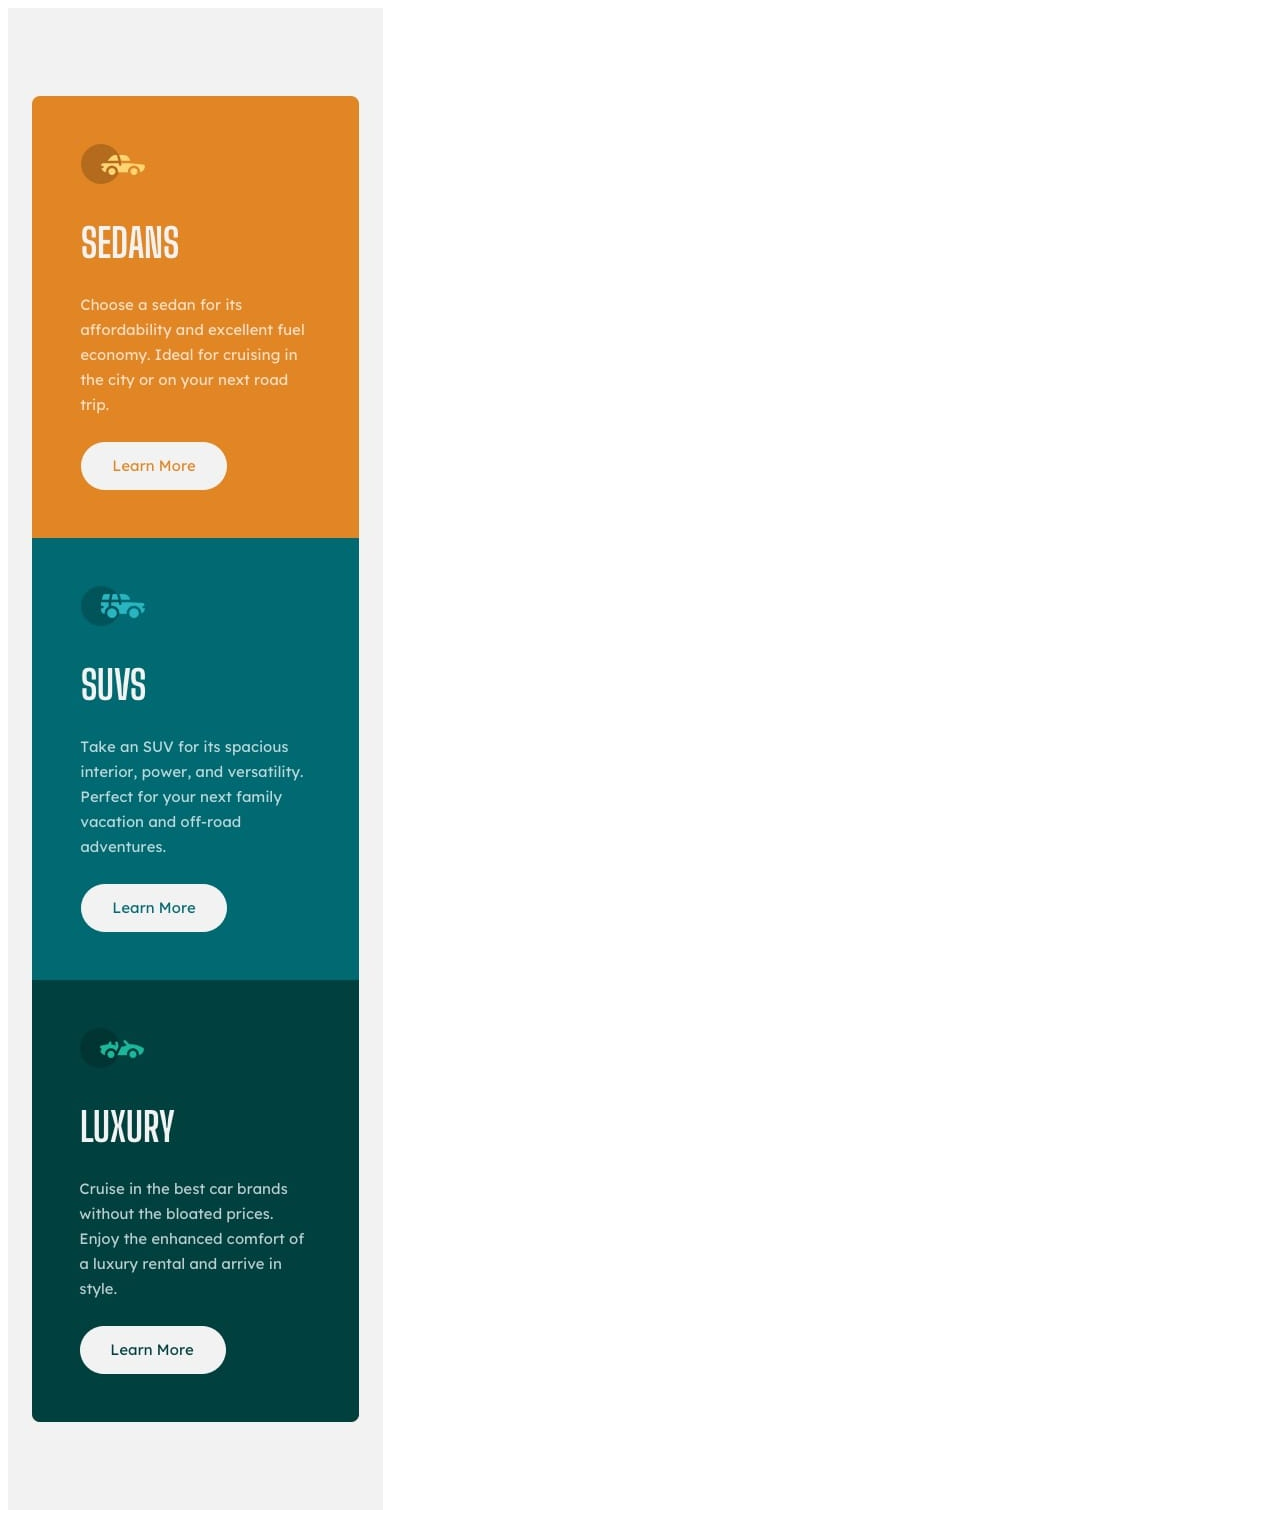
<file: 3 COLUMN PREVIEW CARD/DESIGN.HTML>
<!DOCTYPE html>
<html lang="en">
<head>
    <meta charset="UTF-8">
    <meta name="viewport" content="width=device-width, initial-scale=1.0">
    <title>Design</title>
</head>
<body>
    <IMG src="/3 COLUMN PREVIEW CARD/design/mobile-design.jpg">
        
</body>
</html>
</file>
